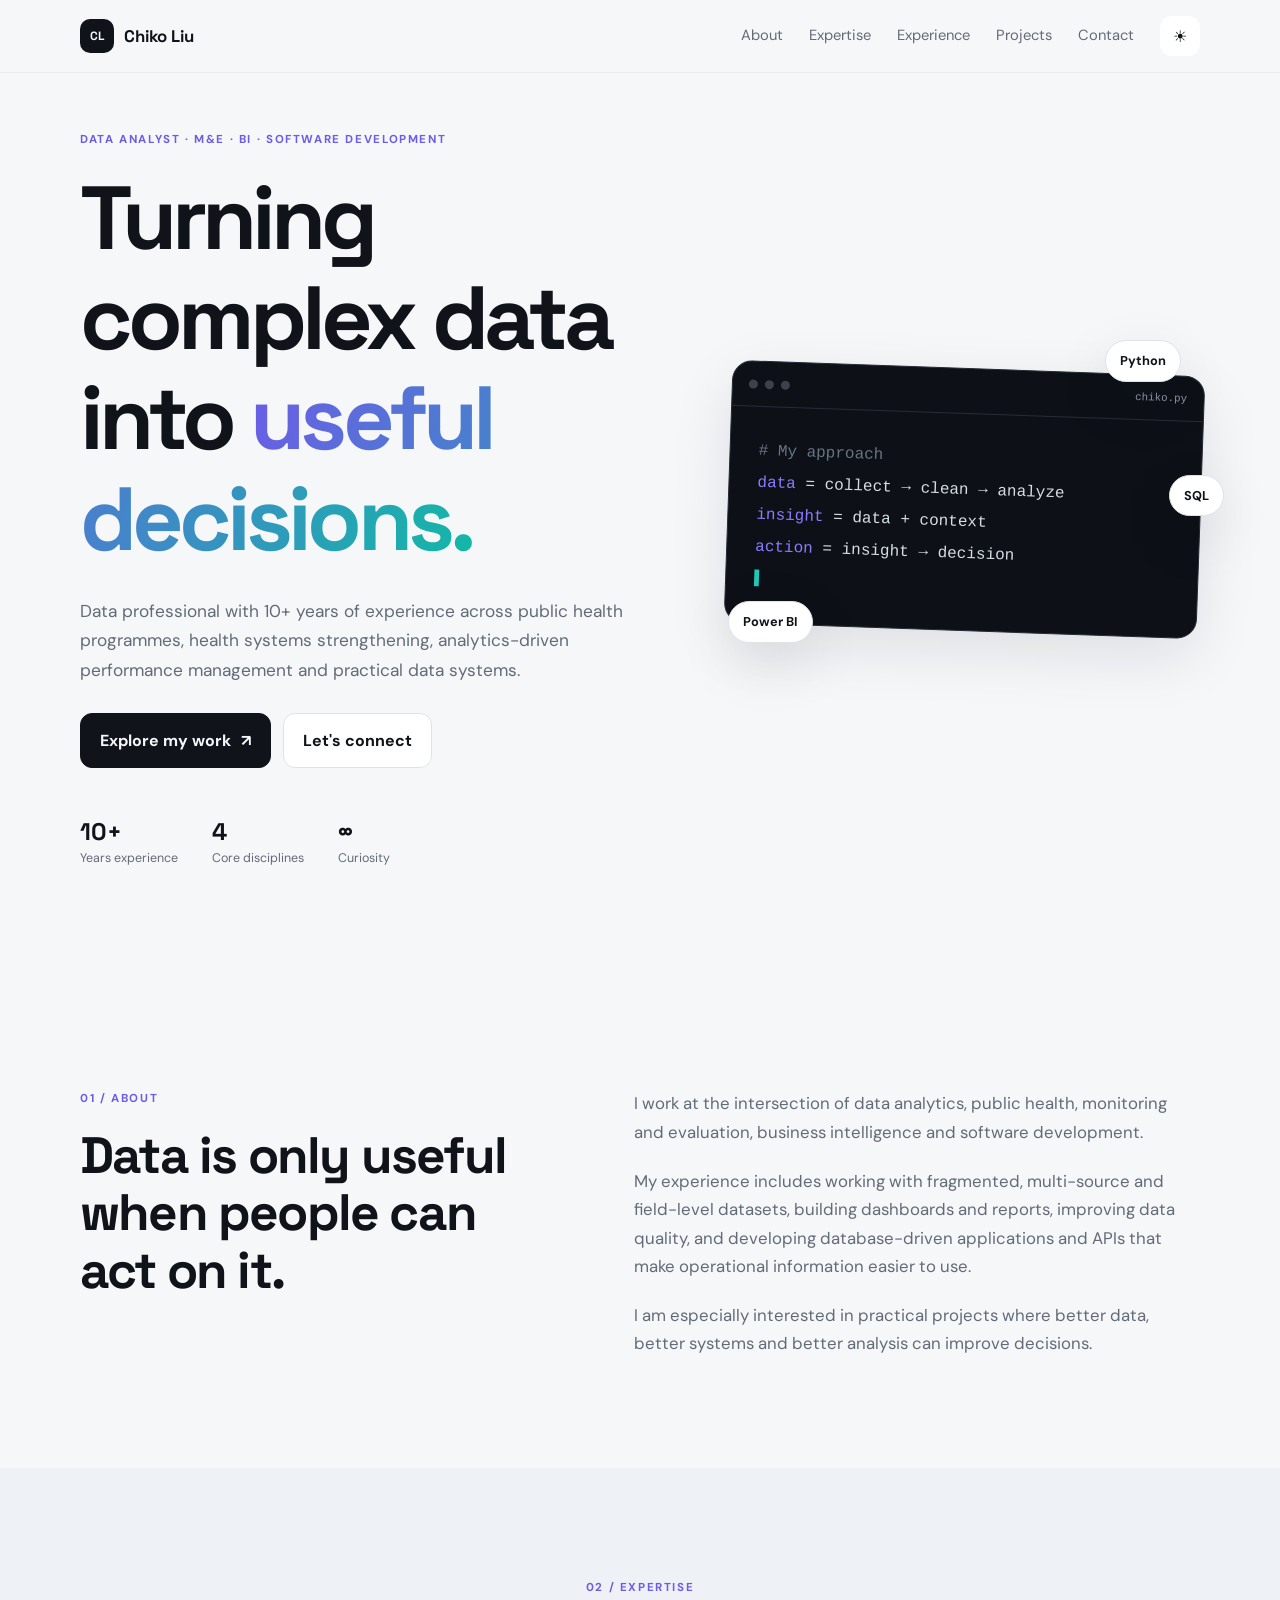
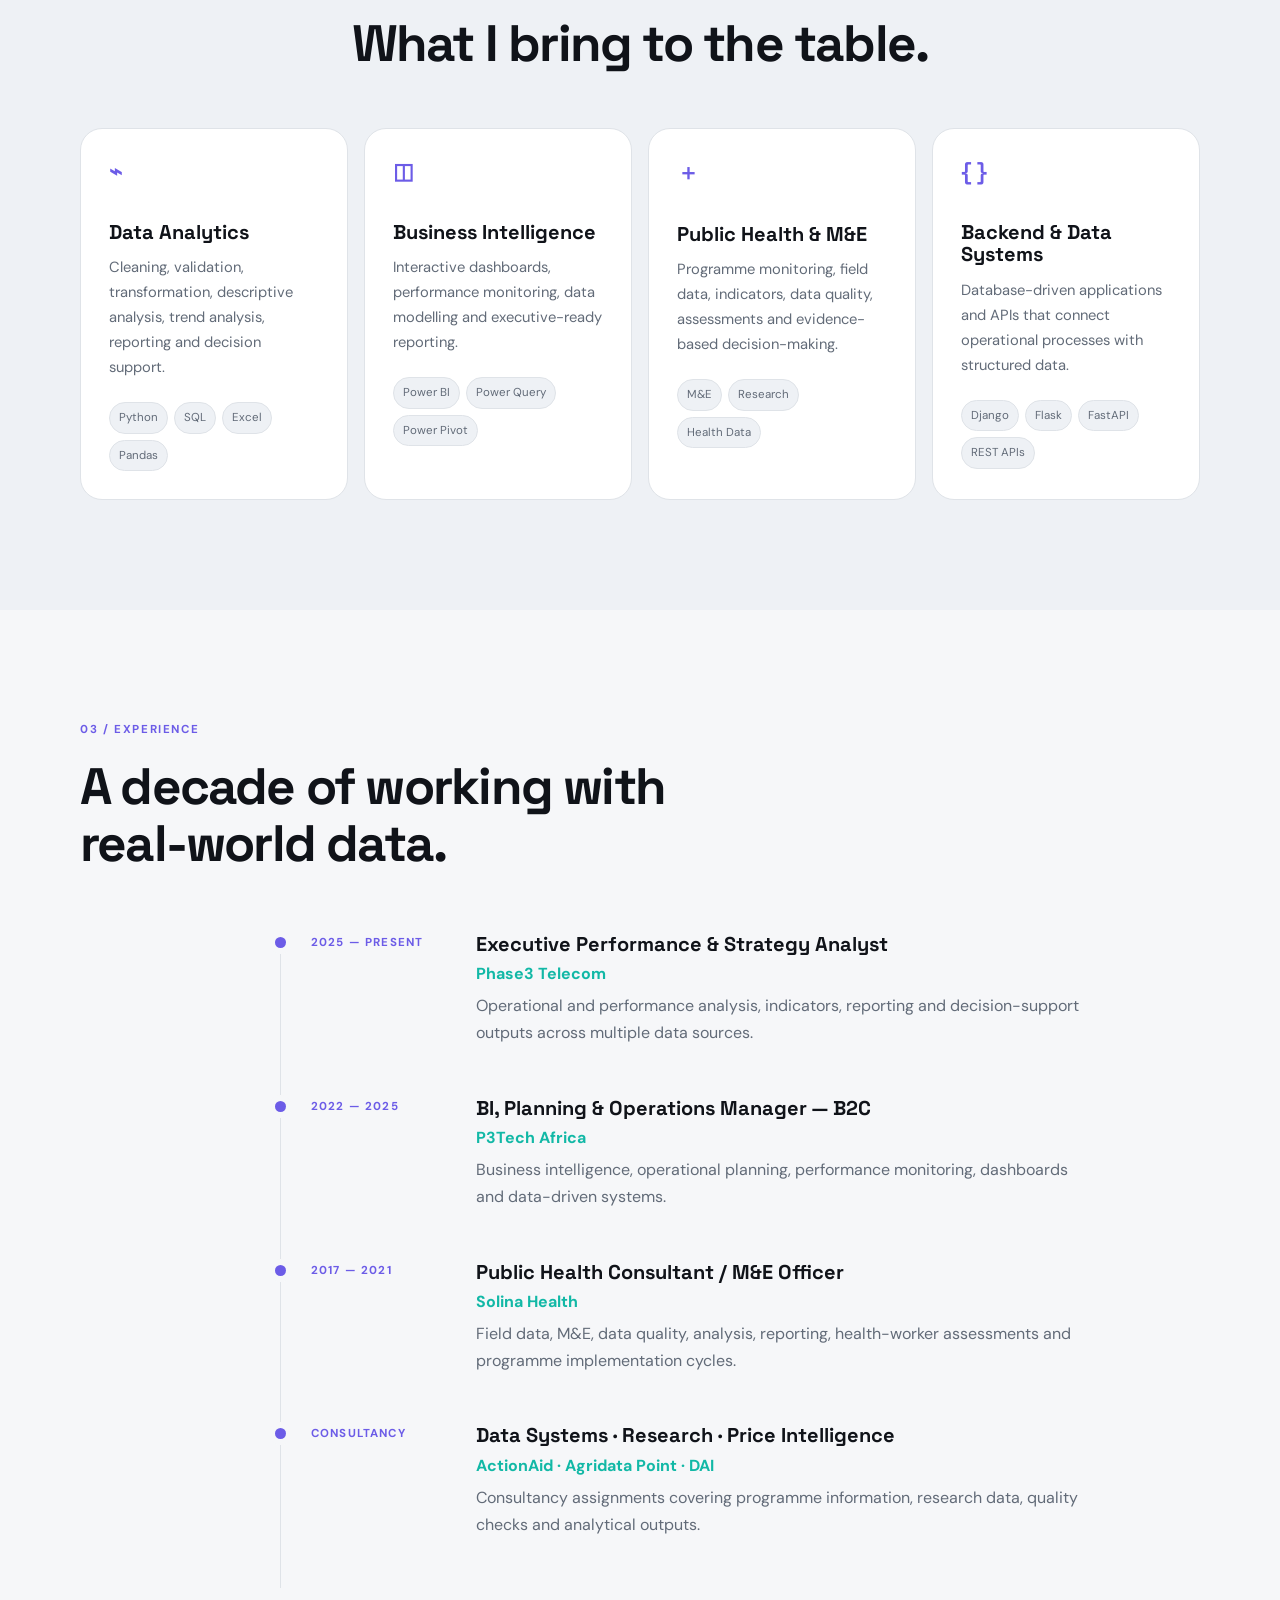
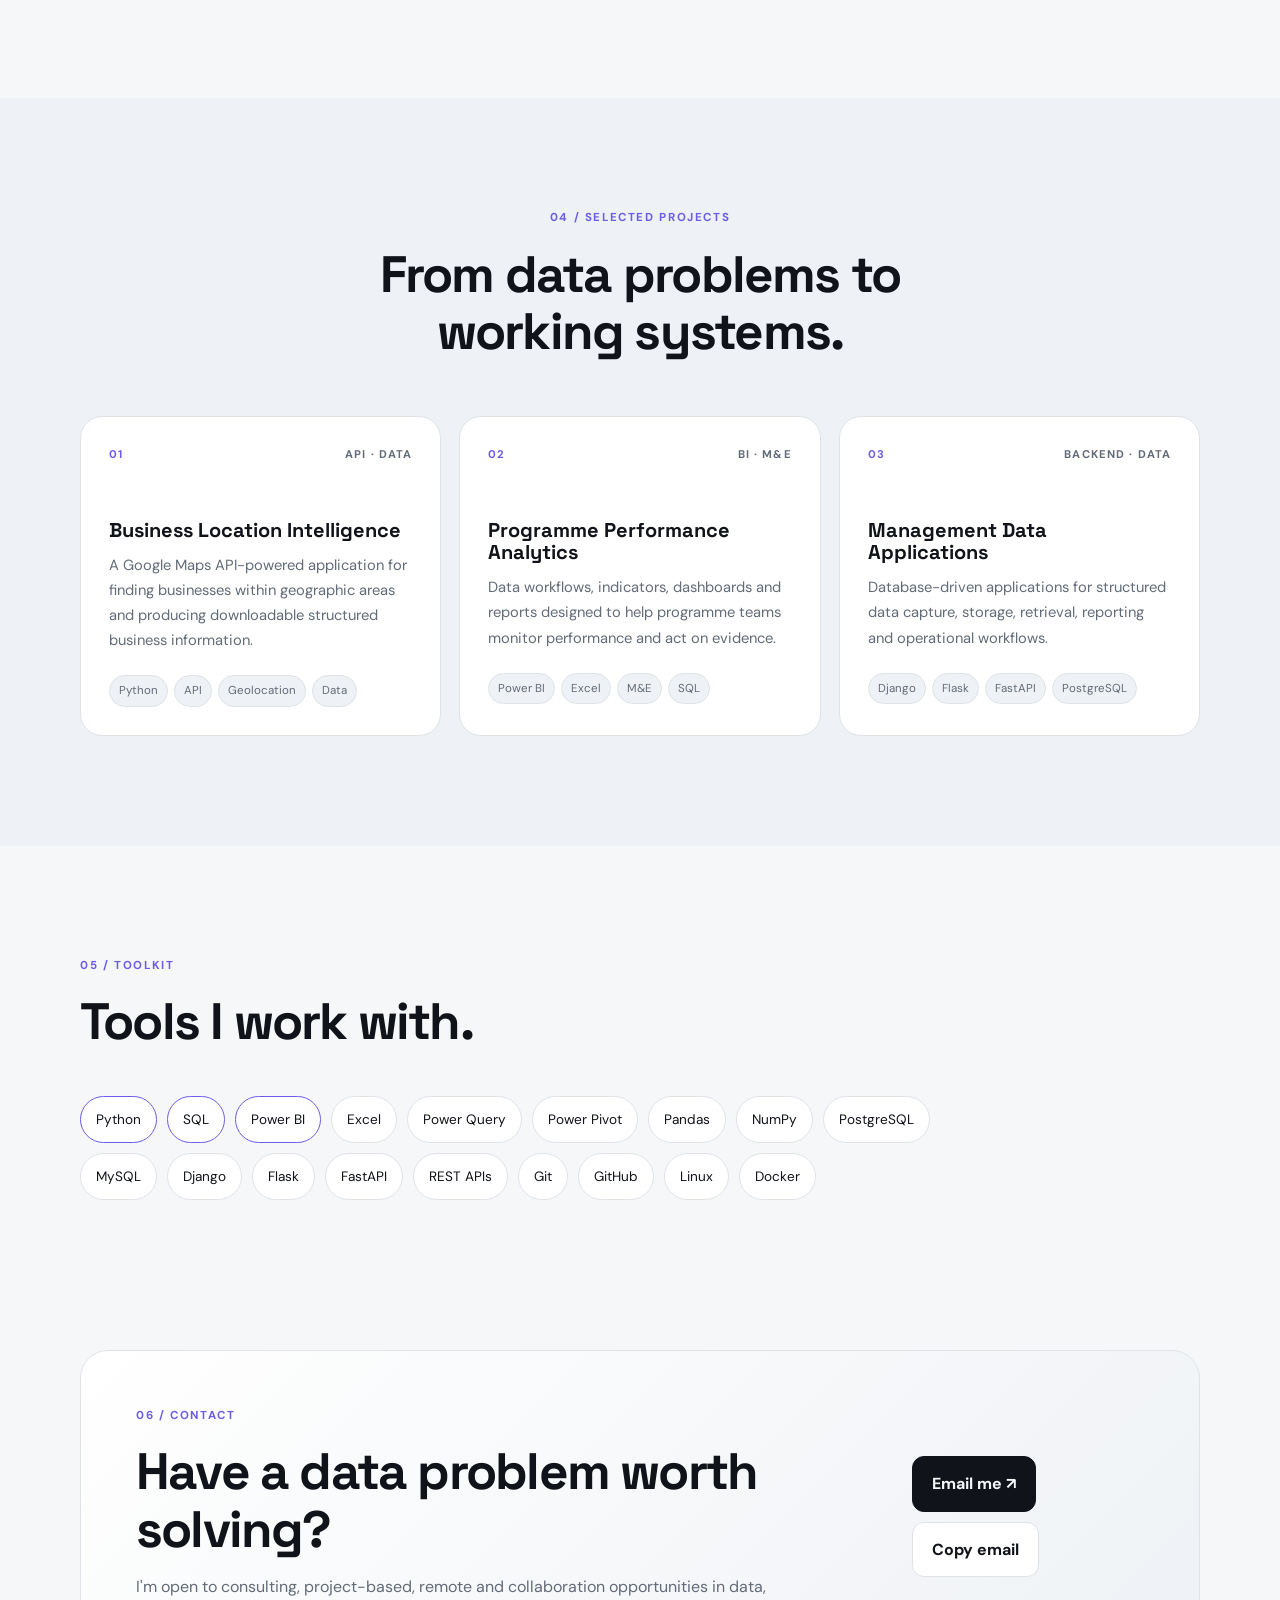
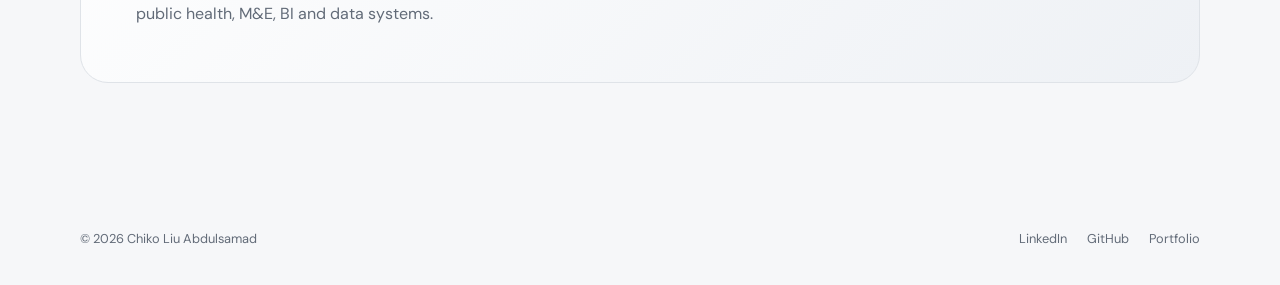
<file: index.html>
<!DOCTYPE html>
<html lang="en">
<head>
  <meta charset="UTF-8">
  <meta name="viewport" content="width=device-width, initial-scale=1.0">
  <meta name="description" content="Chiko Liu Abdulsamad — Data Analyst, Public Health, M&E, BI and Backend Development.">
  <title>Chiko Liu Abdulsamad | Data Analyst & Systems Developer</title>
  <link rel="preconnect" href="https://fonts.googleapis.com">
  <link rel="preconnect" href="https://fonts.gstatic.com" crossorigin>
  <link href="https://fonts.googleapis.com/css2?family=DM+Sans:wght@400;500;600;700&family=Space+Grotesk:wght@500;600;700&display=swap" rel="stylesheet">
  <link rel="stylesheet" href="css/style.css">
</head>
<body>
  <div class="progress-bar" id="progressBar"></div>

  <header class="site-header">
    <nav class="nav container" aria-label="Main navigation">
      <a class="brand" href="#home"><span>CL</span> Chiko Liu</a>
      <button class="nav-toggle" id="navToggle" aria-label="Toggle navigation">☰</button>
      <div class="nav-links" id="navLinks">
        <a href="#about">About</a>
        <a href="#expertise">Expertise</a>
        <a href="#experience">Experience</a>
        <a href="#projects">Projects</a>
        <a href="#contact">Contact</a>
        <button class="theme-toggle" id="themeToggle" aria-label="Toggle theme">☀︎</button>
      </div>
    </nav>
  </header>

  <main>
    <section id="home" class="hero section">
      <div class="container hero-grid">
        <div class="hero-copy reveal">
          <p class="eyebrow">DATA ANALYST · M&E · BI · SOFTWARE DEVELOPMENT</p>
          <h1>Turning complex data into <span class="gradient-text">useful decisions.</span></h1>
          <p class="hero-text">
            Data professional with 10+ years of experience across public health programmes,
            health systems strengthening, analytics-driven performance management and practical data systems.
          </p>
          <div class="hero-actions">
            <a class="btn primary" href="#projects">Explore my work <span>↗</span></a>
            <a class="btn secondary" href="#contact">Let's connect</a>
          </div>
          <div class="quick-stats">
            <div><strong>10+</strong><span>Years experience</span></div>
            <div><strong>4</strong><span>Core disciplines</span></div>
            <div><strong>∞</strong><span>Curiosity</span></div>
          </div>
        </div>
        <div class="hero-card reveal">
          <div class="terminal">
            <div class="terminal-top"><span></span><span></span><span></span><small>chiko.py</small></div>
            <div class="terminal-body">
              <p><span class="muted"># My approach</span></p>
              <p><span class="key">data</span> = collect → clean → analyze</p>
              <p><span class="key">insight</span> = data + context</p>
              <p><span class="key">action</span> = insight → decision</p>
              <p class="cursor">▌</p>
            </div>
          </div>
          <div class="floating-chip chip-one">Python</div>
          <div class="floating-chip chip-two">Power BI</div>
          <div class="floating-chip chip-three">SQL</div>
        </div>
      </div>
    </section>

    <section id="about" class="section">
      <div class="container split">
        <div class="section-heading reveal">
          <p class="eyebrow">01 / ABOUT</p>
          <h2>Data is only useful when people can act on it.</h2>
        </div>
        <div class="about-copy reveal">
          <p>
            I work at the intersection of data analytics, public health, monitoring and evaluation,
            business intelligence and software development.
          </p>
          <p>
            My experience includes working with fragmented, multi-source and field-level datasets,
            building dashboards and reports, improving data quality, and developing database-driven
            applications and APIs that make operational information easier to use.
          </p>
          <p>
            I am especially interested in practical projects where better data, better systems and
            better analysis can improve decisions.
          </p>
        </div>
      </div>
    </section>

    <section id="expertise" class="section alt-section">
      <div class="container">
        <div class="section-heading centered reveal">
          <p class="eyebrow">02 / EXPERTISE</p>
          <h2>What I bring to the table.</h2>
        </div>
        <div class="expertise-grid">
          <article class="feature-card reveal">
            <span class="icon">⌁</span>
            <h3>Data Analytics</h3>
            <p>Cleaning, validation, transformation, descriptive analysis, trend analysis, reporting and decision support.</p>
            <div class="tags"><span>Python</span><span>SQL</span><span>Excel</span><span>Pandas</span></div>
          </article>
          <article class="feature-card reveal">
            <span class="icon">◫</span>
            <h3>Business Intelligence</h3>
            <p>Interactive dashboards, performance monitoring, data modelling and executive-ready reporting.</p>
            <div class="tags"><span>Power BI</span><span>Power Query</span><span>Power Pivot</span></div>
          </article>
          <article class="feature-card reveal">
            <span class="icon">＋</span>
            <h3>Public Health & M&E</h3>
            <p>Programme monitoring, field data, indicators, data quality, assessments and evidence-based decision-making.</p>
            <div class="tags"><span>M&E</span><span>Research</span><span>Health Data</span></div>
          </article>
          <article class="feature-card reveal">
            <span class="icon">{ }</span>
            <h3>Backend & Data Systems</h3>
            <p>Database-driven applications and APIs that connect operational processes with structured data.</p>
            <div class="tags"><span>Django</span><span>Flask</span><span>FastAPI</span><span>REST APIs</span></div>
          </article>
        </div>
      </div>
    </section>

    <section id="experience" class="section">
      <div class="container">
        <div class="section-heading reveal">
          <p class="eyebrow">03 / EXPERIENCE</p>
          <h2>A decade of working with real-world data.</h2>
        </div>
        <div class="timeline">
          <article class="timeline-item reveal">
            <div class="timeline-dot"></div>
            <div class="timeline-date">2025 — PRESENT</div>
            <div class="timeline-content">
              <h3>Executive Performance & Strategy Analyst</h3>
              <p class="company">Phase3 Telecom</p>
              <p>Operational and performance analysis, indicators, reporting and decision-support outputs across multiple data sources.</p>
            </div>
          </article>
          <article class="timeline-item reveal">
            <div class="timeline-dot"></div>
            <div class="timeline-date">2022 — 2025</div>
            <div class="timeline-content">
              <h3>BI, Planning & Operations Manager — B2C</h3>
              <p class="company">P3Tech Africa</p>
              <p>Business intelligence, operational planning, performance monitoring, dashboards and data-driven systems.</p>
            </div>
          </article>
          <article class="timeline-item reveal">
            <div class="timeline-dot"></div>
            <div class="timeline-date">2017 — 2021</div>
            <div class="timeline-content">
              <h3>Public Health Consultant / M&E Officer</h3>
              <p class="company">Solina Health</p>
              <p>Field data, M&E, data quality, analysis, reporting, health-worker assessments and programme implementation cycles.</p>
            </div>
          </article>
          <article class="timeline-item reveal">
            <div class="timeline-dot"></div>
            <div class="timeline-date">CONSULTANCY</div>
            <div class="timeline-content">
              <h3>Data Systems · Research · Price Intelligence</h3>
              <p class="company">ActionAid · Agridata Point · DAI</p>
              <p>Consultancy assignments covering programme information, research data, quality checks and analytical outputs.</p>
            </div>
          </article>
        </div>
      </div>
    </section>

    <section id="projects" class="section alt-section">
      <div class="container">
        <div class="section-heading centered reveal">
          <p class="eyebrow">04 / SELECTED PROJECTS</p>
          <h2>From data problems to working systems.</h2>
        </div>
        <div class="projects-grid">
          <article class="project-card reveal">
            <div class="project-top"><span class="project-number">01</span><span>API · DATA</span></div>
            <h3>Business Location Intelligence</h3>
            <p>A Google Maps API-powered application for finding businesses within geographic areas and producing downloadable structured business information.</p>
            <div class="project-tags"><span>Python</span><span>API</span><span>Geolocation</span><span>Data</span></div>
          </article>
          <article class="project-card reveal">
            <div class="project-top"><span class="project-number">02</span><span>BI · M&E</span></div>
            <h3>Programme Performance Analytics</h3>
            <p>Data workflows, indicators, dashboards and reports designed to help programme teams monitor performance and act on evidence.</p>
            <div class="project-tags"><span>Power BI</span><span>Excel</span><span>M&E</span><span>SQL</span></div>
          </article>
          <article class="project-card reveal">
            <div class="project-top"><span class="project-number">03</span><span>BACKEND · DATA</span></div>
            <h3>Management Data Applications</h3>
            <p>Database-driven applications for structured data capture, storage, retrieval, reporting and operational workflows.</p>
            <div class="project-tags"><span>Django</span><span>Flask</span><span>FastAPI</span><span>PostgreSQL</span></div>
          </article>
        </div>
      </div>
    </section>

    <section class="section skills-section">
      <div class="container">
        <div class="section-heading reveal">
          <p class="eyebrow">05 / TOOLKIT</p>
          <h2>Tools I work with.</h2>
        </div>
        <div class="skill-cloud reveal">
          <span class="skill featured">Python</span><span class="skill featured">SQL</span>
          <span class="skill featured">Power BI</span><span class="skill">Excel</span>
          <span class="skill">Power Query</span><span class="skill">Power Pivot</span>
          <span class="skill">Pandas</span><span class="skill">NumPy</span>
          <span class="skill">PostgreSQL</span><span class="skill">MySQL</span>
          <span class="skill">Django</span><span class="skill">Flask</span>
          <span class="skill">FastAPI</span><span class="skill">REST APIs</span>
          <span class="skill">Git</span><span class="skill">GitHub</span>
          <span class="skill">Linux</span><span class="skill">Docker</span>
        </div>
      </div>
    </section>

    <section id="contact" class="section contact-section">
      <div class="container contact-card reveal">
        <div>
          <p class="eyebrow">06 / CONTACT</p>
          <h2>Have a data problem worth solving?</h2>
          <p>I'm open to consulting, project-based, remote and collaboration opportunities in data, public health, M&E, BI and data systems.</p>
        </div>
        <div class="contact-actions">
          <a class="btn primary" href="mailto:your-email@example.com">Email me ↗</a>
          <a class="btn secondary" href="#" id="copyEmail">Copy email</a>
        </div>
      </div>
    </section>
  </main>

  <footer class="footer">
    <div class="container footer-inner">
      <p>© <span id="year"></span> Chiko Liu Abdulsamad</p>
      <div><a href="#">LinkedIn</a><a href="#">GitHub</a><a href="#">Portfolio</a></div>
    </div>
  </footer>

  <button class="back-top" id="backTop" aria-label="Back to top">↑</button>
  <div class="toast" id="toast">Email copied.</div>
  <script src="js/script.js"></script>
</body>
</html>
</file>
<file: css/style.css>
:root {
  --bg: #f6f7f9;
  --surface: #ffffff;
  --surface-2: #eef1f5;
  --text: #101319;
  --muted: #626b78;
  --line: #dfe3e8;
  --accent: #6c5ce7;
  --accent-2: #12b8a6;
  --shadow: 0 20px 60px rgba(16,19,25,.10);
  --radius: 22px;
}
[data-theme="dark"] {
  --bg: #090b10;
  --surface: #11151c;
  --surface-2: #171c25;
  --text: #f4f6f8;
  --muted: #9da6b3;
  --line: #252c37;
  --accent: #8b7cff;
  --accent-2: #20c9b5;
  --shadow: 0 20px 60px rgba(0,0,0,.30);
}
* { box-sizing: border-box; margin: 0; padding: 0; }
html { scroll-behavior: smooth; }
body {
  font-family: "DM Sans", sans-serif; background: var(--bg); color: var(--text);
  line-height: 1.7; transition: background .25s, color .25s;
}
a { color: inherit; text-decoration: none; }
.container { width: min(1120px, calc(100% - 40px)); margin-inline: auto; }
.section { padding: 110px 0; }
.alt-section { background: var(--surface-2); }
.site-header {
  position: fixed; top: 0; width: 100%; z-index: 50;
  background: color-mix(in srgb, var(--bg) 82%, transparent);
  backdrop-filter: blur(18px); border-bottom: 1px solid color-mix(in srgb, var(--line) 60%, transparent);
}
.nav { height: 72px; display: flex; align-items: center; justify-content: space-between; }
.brand { font-family: "Space Grotesk"; font-weight: 700; font-size: 1.05rem; display: flex; gap: 10px; align-items: center; }
.brand span {
  width: 34px; height: 34px; display: grid; place-items: center; border-radius: 10px;
  background: var(--text); color: var(--bg); font-size: .75rem;
}
.nav-links { display: flex; align-items: center; gap: 26px; font-size: .92rem; color: var(--muted); }
.nav-links a:hover { color: var(--text); }
.theme-toggle, .nav-toggle {
  border: 0; background: var(--surface); color: var(--text); cursor: pointer;
  border-radius: 12px; width: 40px; height: 40px; font-size: 1rem;
}
.nav-toggle { display: none; }
.progress-bar { position: fixed; top: 0; left: 0; height: 3px; width: 0; background: linear-gradient(90deg,var(--accent),var(--accent-2)); z-index: 100; }
.hero { min-height: 100vh; display: grid; place-items: center; padding-top: 130px; }
.hero-grid { display: grid; grid-template-columns: 1.1fr .9fr; gap: 70px; align-items: center; }
.eyebrow { color: var(--accent); font-weight: 700; letter-spacing: .14em; font-size: .72rem; margin-bottom: 18px; }
h1,h2,h3 { font-family: "Space Grotesk", sans-serif; line-height: 1.12; }
h1 { font-size: clamp(3rem, 7vw, 6.2rem); letter-spacing: -.055em; max-width: 760px; }
h2 { font-size: clamp(2rem, 4vw, 3.5rem); letter-spacing: -.035em; }
h3 { font-size: 1.25rem; }
.gradient-text { background: linear-gradient(110deg,var(--accent),var(--accent-2)); -webkit-background-clip: text; color: transparent; }
.hero-text { color: var(--muted); max-width: 650px; font-size: 1.08rem; margin: 28px 0; }
.hero-actions { display: flex; gap: 12px; flex-wrap: wrap; }
.btn { display: inline-flex; align-items: center; gap: 10px; padding: 13px 19px; border-radius: 12px; font-weight: 700; border: 1px solid var(--line); transition: transform .2s, box-shadow .2s; }
.btn:hover { transform: translateY(-2px); box-shadow: var(--shadow); }
.btn.primary { background: var(--text); color: var(--bg); border-color: var(--text); }
.btn.secondary { background: var(--surface); }
.quick-stats { display: flex; gap: 34px; margin-top: 48px; }
.quick-stats div { display: grid; gap: 1px; }
.quick-stats strong { font: 700 1.5rem "Space Grotesk"; }
.quick-stats span { font-size: .78rem; color: var(--muted); }
.hero-card { position: relative; min-height: 420px; display: grid; place-items: center; }
.terminal { width: 100%; max-width: 480px; background: #0d1117; border: 1px solid #242b36; border-radius: 20px; box-shadow: var(--shadow); overflow: hidden; transform: rotate(2deg); }
.terminal-top { height: 45px; border-bottom: 1px solid #252d38; display: flex; align-items: center; gap: 7px; padding: 0 16px; color: #8f98a7; }
.terminal-top span { width: 9px; height: 9px; border-radius: 50%; background: #3b424c; }
.terminal-top small { margin-left: auto; font-family: monospace; }
.terminal-body { padding: 28px; font: 500 1rem/2 "JetBrains Mono", monospace; color: #d7dde5; }
.terminal-body .muted { color: #687384; }
.terminal-body .key { color: #8b7cff; }
.cursor { color: #20c9b5; animation: blink 1s infinite; }
@keyframes blink { 50% { opacity: 0; } }
.floating-chip { position: absolute; background: var(--surface); border: 1px solid var(--line); padding: 9px 14px; border-radius: 999px; box-shadow: var(--shadow); font-size: .8rem; font-weight: 700; }
.chip-one { top: 12%; right: 4%; } .chip-two { bottom: 16%; left: 0; } .chip-three { top: 44%; right: -5%; }
.split { display: grid; grid-template-columns: .9fr 1.1fr; gap: 90px; }
.section-heading h2 { max-width: 650px; }
.centered { text-align: center; }
.centered h2 { margin-inline: auto; }
.about-copy { color: var(--muted); font-size: 1.05rem; max-width: 650px; }
.about-copy p + p { margin-top: 20px; }
.expertise-grid { display: grid; grid-template-columns: repeat(4,1fr); gap: 16px; margin-top: 55px; }
.feature-card, .project-card { background: var(--surface); border: 1px solid var(--line); border-radius: var(--radius); padding: 28px; transition: transform .25s, border-color .25s, box-shadow .25s; }
.feature-card:hover, .project-card:hover { transform: translateY(-6px); border-color: color-mix(in srgb,var(--accent) 50%,var(--line)); box-shadow: var(--shadow); }
.icon { font: 700 1.4rem "Space Grotesk"; color: var(--accent); display: inline-block; margin-bottom: 35px; }
.feature-card p, .project-card p { color: var(--muted); margin: 12px 0 22px; font-size: .92rem; }
.tags, .project-tags { display: flex; flex-wrap: wrap; gap: 6px; }
.tags span, .project-tags span, .skill { border: 1px solid var(--line); background: var(--surface-2); border-radius: 999px; padding: 5px 9px; font-size: .72rem; color: var(--muted); }
.timeline { max-width: 900px; margin: 60px auto 0; }
.timeline-item { position: relative; display: grid; grid-template-columns: 130px 1fr; gap: 35px; padding: 0 0 50px 30px; border-left: 1px solid var(--line); margin-left: 90px; }
.timeline-dot { position: absolute; left: -6px; top: 4px; width: 11px; height: 11px; border-radius: 50%; background: var(--accent); box-shadow: 0 0 0 6px var(--bg); }
.timeline-date { color: var(--accent); font-size: .72rem; font-weight: 700; letter-spacing: .1em; }
.company { color: var(--accent-2); font-weight: 700; margin: 5px 0; }
.timeline-content p:last-child { color: var(--muted); }
.projects-grid { display: grid; grid-template-columns: repeat(3,1fr); gap: 18px; margin-top: 55px; }
.project-card { min-height: 300px; display: flex; flex-direction: column; }
.project-top { display: flex; justify-content: space-between; color: var(--muted); font-size: .7rem; letter-spacing: .1em; font-weight: 700; margin-bottom: 55px; }
.project-number { color: var(--accent); }
.skill-cloud { display: flex; flex-wrap: wrap; gap: 10px; max-width: 900px; margin-top: 45px; }
.skill { padding: 11px 15px; font-size: .85rem; color: var(--text); background: var(--surface); }
.skill.featured { border-color: var(--accent); }
.contact-section { padding-top: 40px; }
.contact-card { background: linear-gradient(135deg, var(--surface), var(--surface-2)); border: 1px solid var(--line); border-radius: 28px; padding: 55px; display: flex; justify-content: space-between; gap: 40px; align-items: center; }
.contact-card p:not(.eyebrow) { color: var(--muted); max-width: 650px; margin-top: 15px; }
.contact-actions { display: flex; gap: 10px; flex-wrap: wrap; }
.footer { padding: 35px 0; color: var(--muted); font-size: .8rem; }
.footer-inner { display: flex; justify-content: space-between; gap: 20px; }
.footer a { margin-left: 20px; }
.back-top { position: fixed; right: 22px; bottom: 22px; width: 44px; height: 44px; border: 1px solid var(--line); border-radius: 50%; background: var(--surface); color: var(--text); cursor: pointer; opacity: 0; pointer-events: none; transition: .2s; }
.back-top.show { opacity: 1; pointer-events: auto; }
.toast { position: fixed; left: 50%; bottom: 28px; transform: translate(-50%, 20px); opacity: 0; background: var(--text); color: var(--bg); padding: 10px 16px; border-radius: 10px; transition: .25s; z-index: 80; }
.toast.show { opacity: 1; transform: translate(-50%,0); }
.reveal { opacity: 0; transform: translateY(24px); transition: opacity .7s ease, transform .7s ease; }
.reveal.visible { opacity: 1; transform: none; }

@media (max-width: 900px) {
  .hero-grid, .split { grid-template-columns: 1fr; gap: 45px; }
  .hero { padding-top: 110px; }
  .hero-card { min-height: 330px; }
  .expertise-grid { grid-template-columns: repeat(2,1fr); }
  .projects-grid { grid-template-columns: 1fr; }
  .contact-card { flex-direction: column; align-items: flex-start; }
}
@media (max-width: 700px) {
  .container { width: min(100% - 28px, 1120px); }
  .section { padding: 80px 0; }
  .nav-toggle { display: block; }
  .nav-links {
    position: absolute; top: 72px; left: 14px; right: 14px; padding: 18px;
    background: var(--surface); border: 1px solid var(--line); border-radius: 16px;
    display: none; flex-direction: column; align-items: stretch;
  }
  .nav-links.open { display: flex; }
  .nav-links a { padding: 8px 4px; }
  .theme-toggle { align-self: flex-start; }
  h1 { font-size: clamp(2.7rem, 15vw, 4.5rem); }
  .expertise-grid { grid-template-columns: 1fr; }
  .quick-stats { gap: 18px; flex-wrap: wrap; }
  .timeline-item { grid-template-columns: 1fr; gap: 5px; margin-left: 20px; padding-left: 24px; }
  .contact-card { padding: 30px; }
  .footer-inner { flex-direction: column; }
  .footer a { margin: 0 18px 0 0; }
}
</file>
